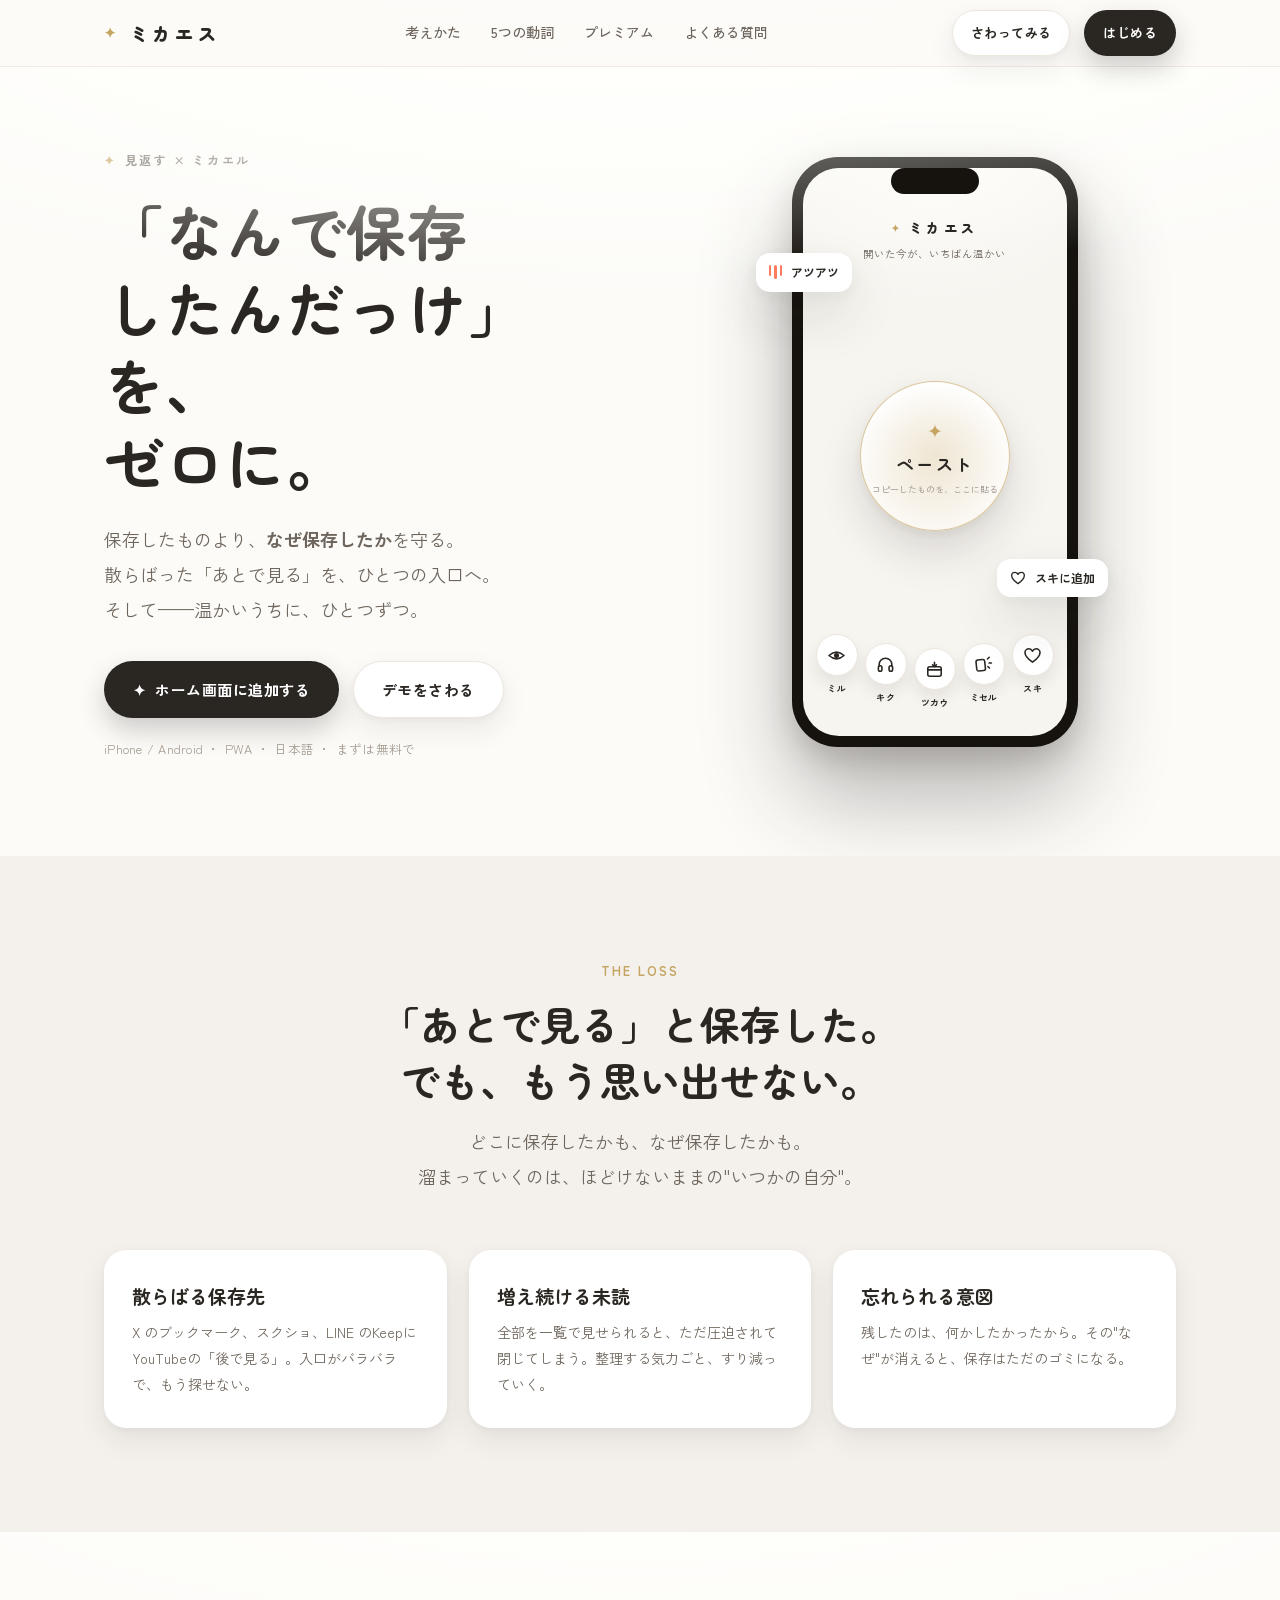
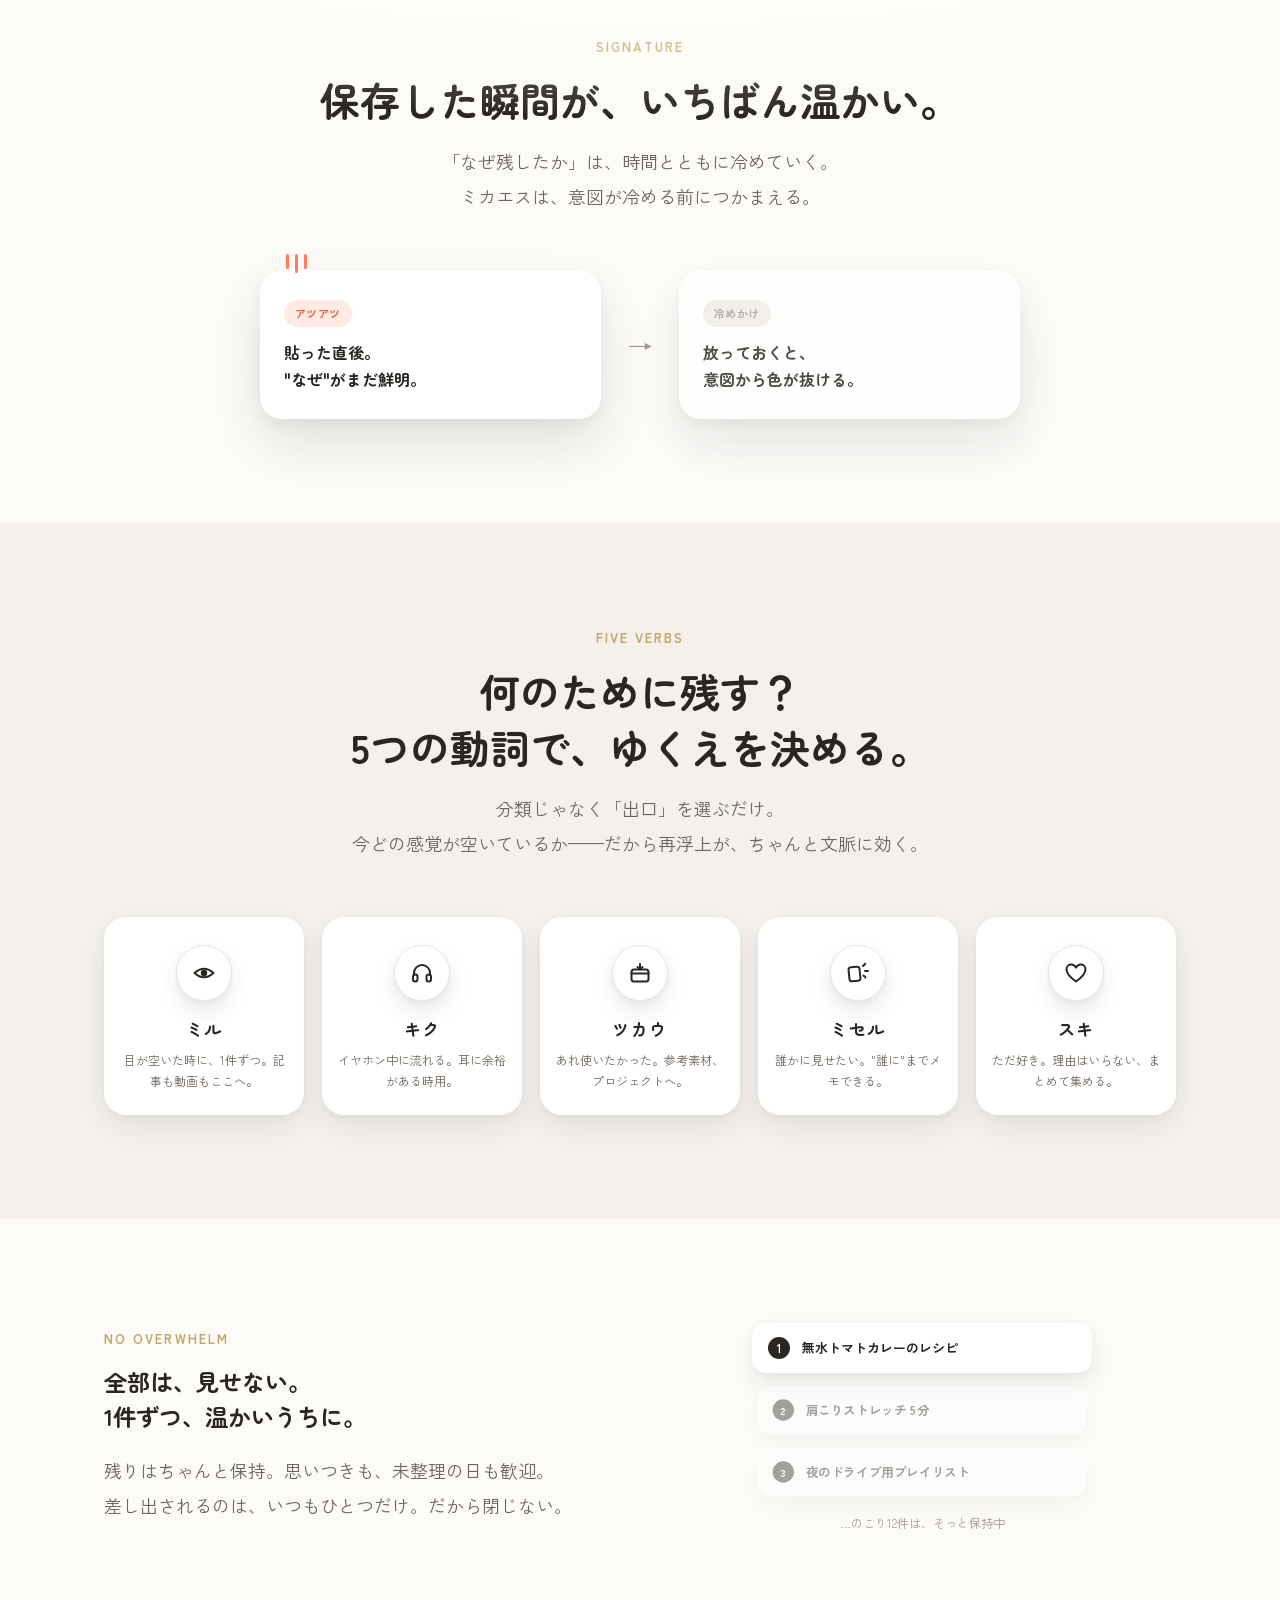
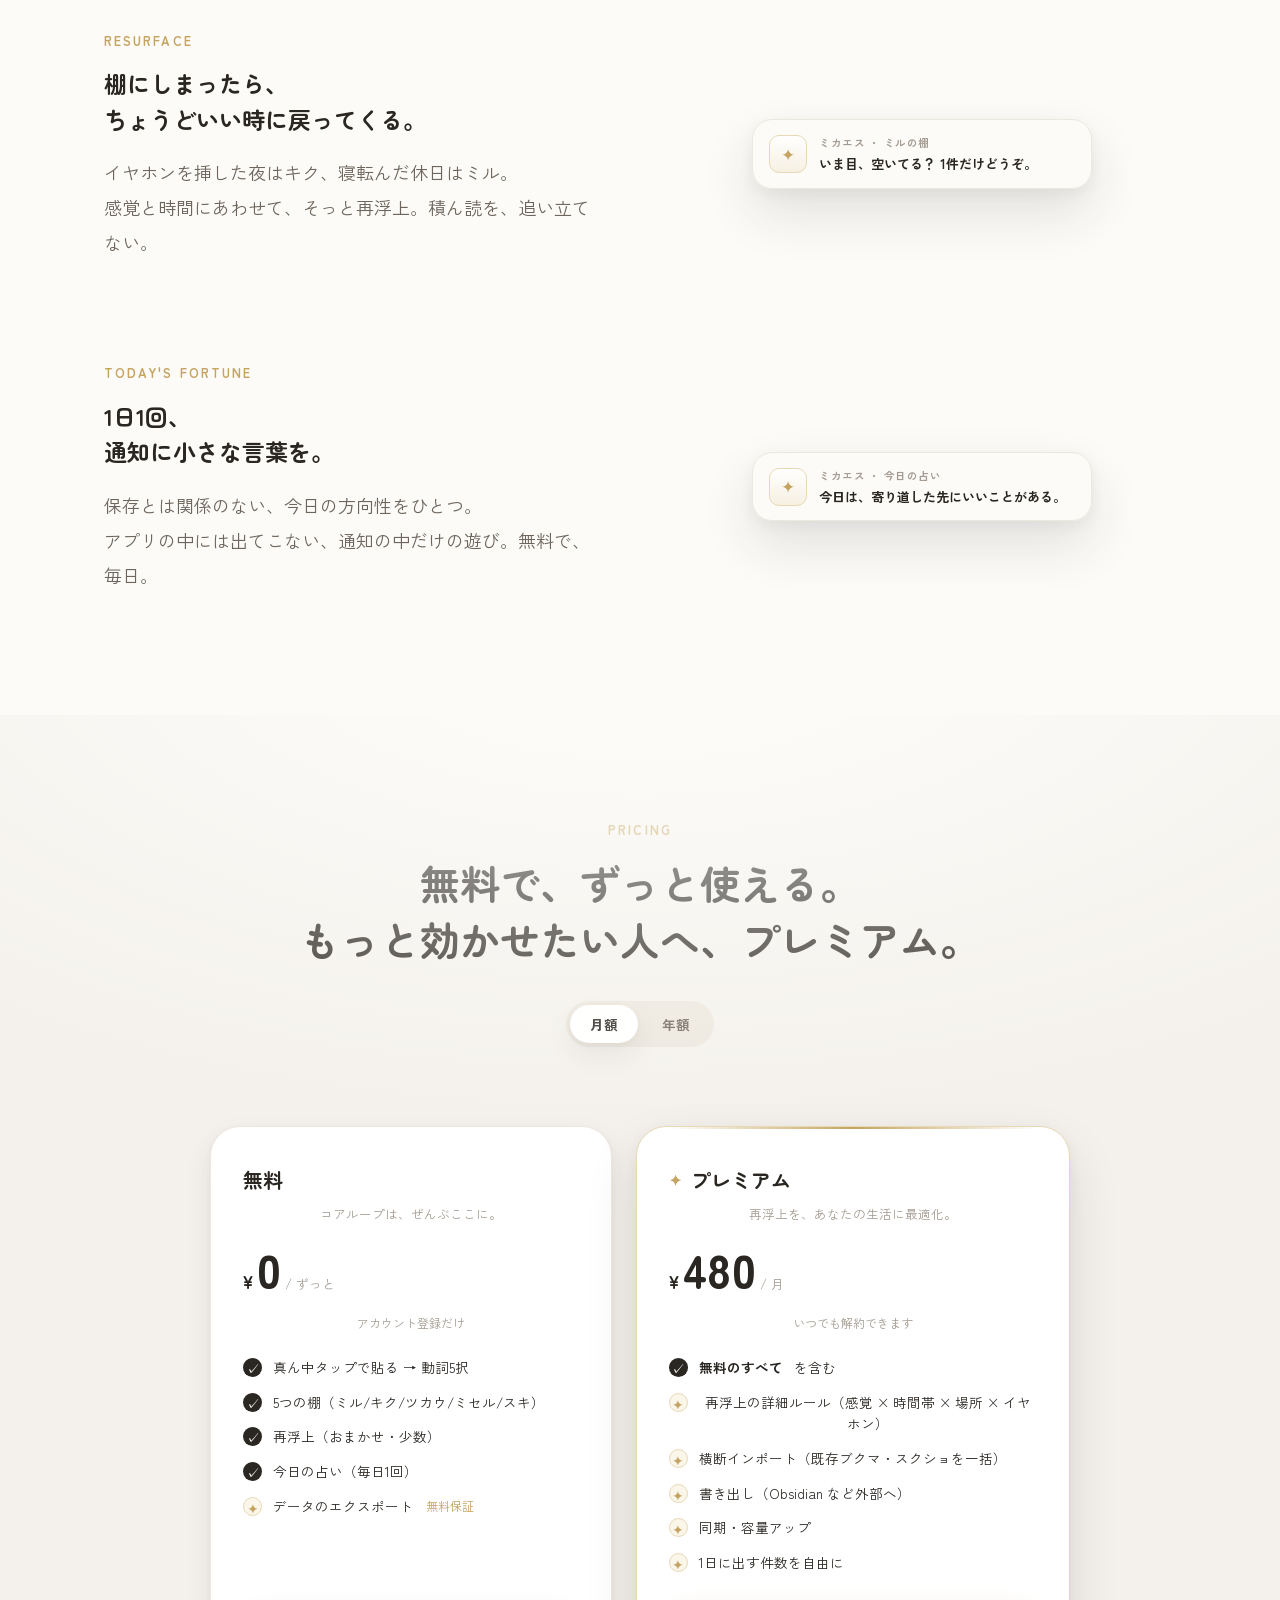
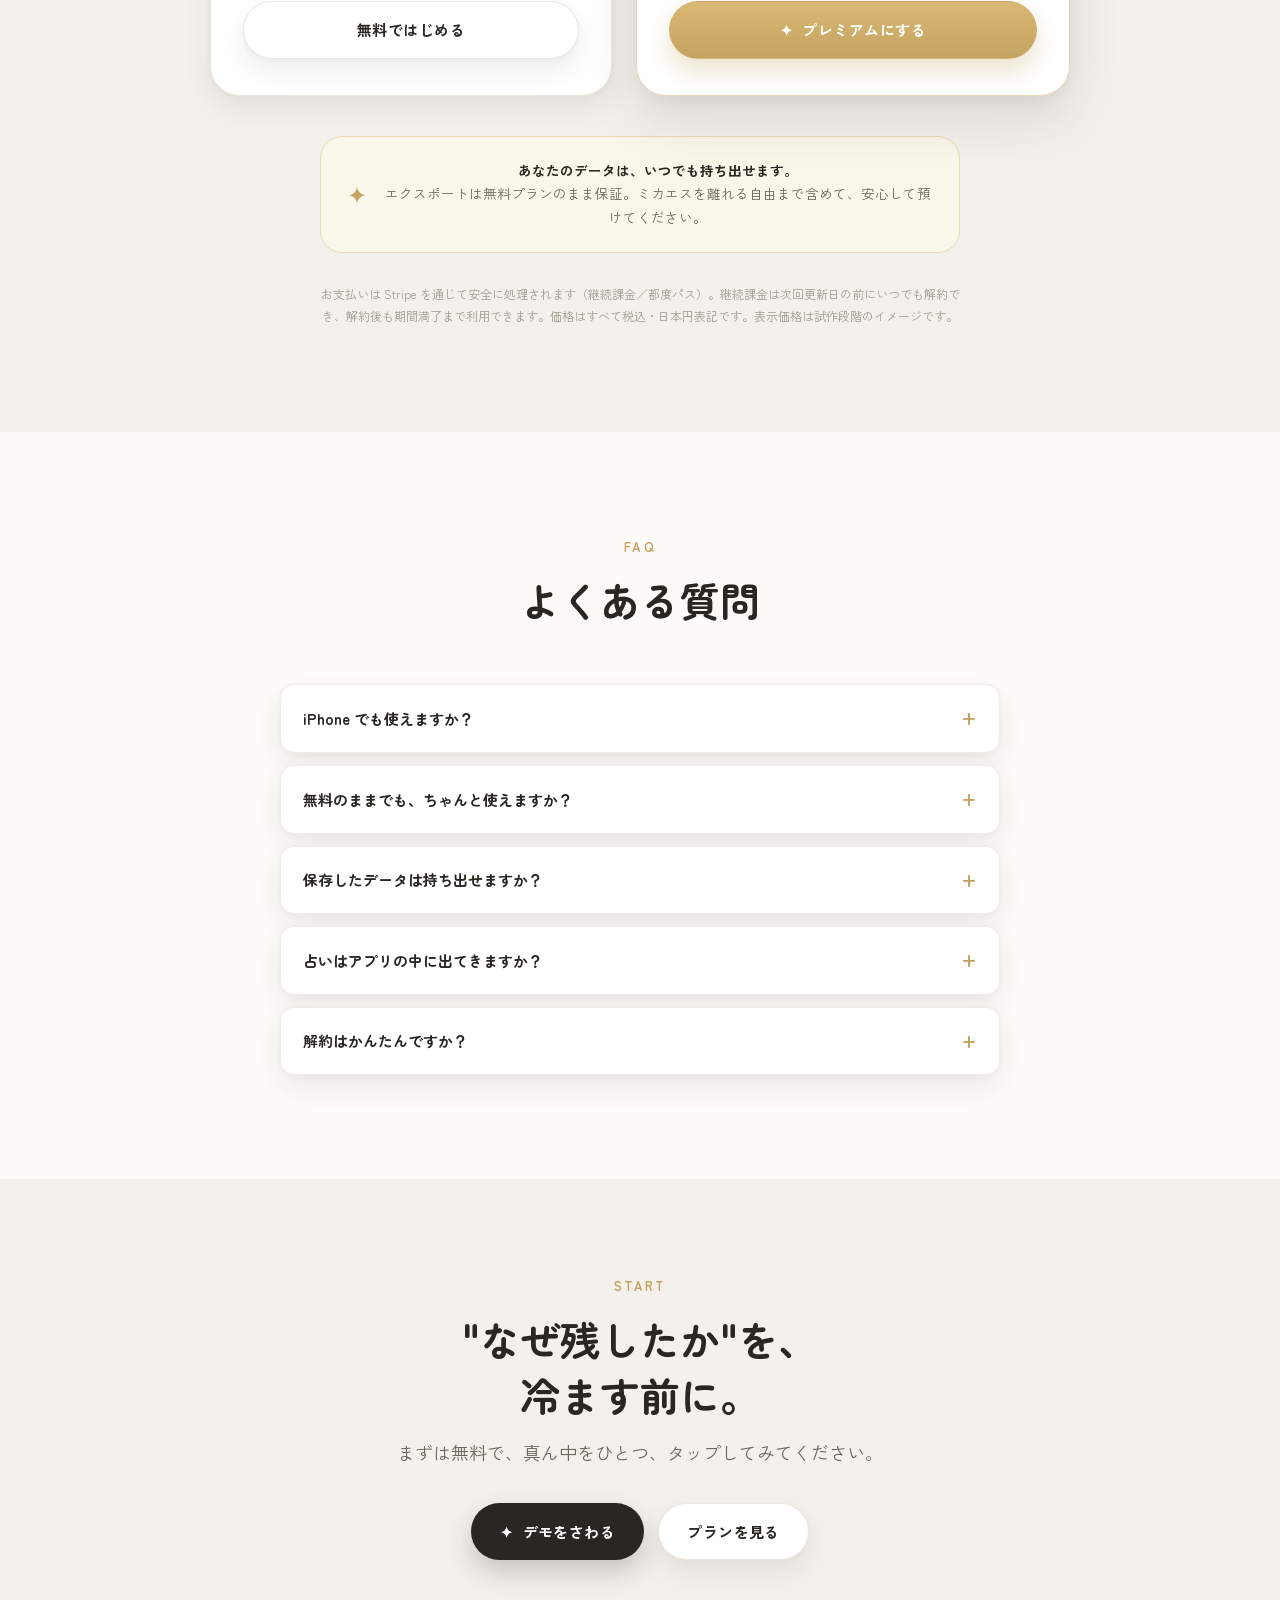
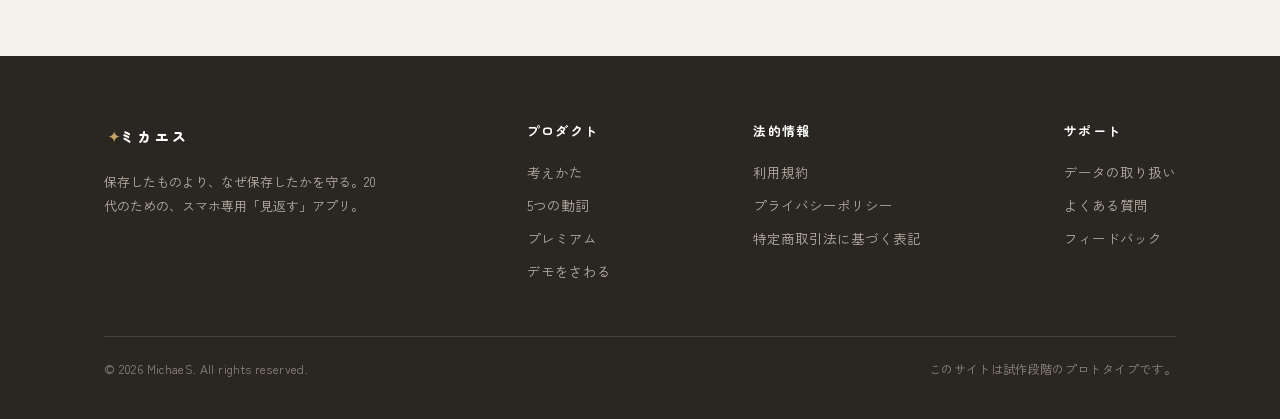
<file: LP.html>
<!DOCTYPE html>
<html lang="ja">
<head>
<meta charset="UTF-8">
<meta name="viewport" content="width=device-width, initial-scale=1.0">
<title>ミカエス — 「なんで保存したんだっけ」を、ゼロに。</title>
<meta name="description" content="保存したものより、なぜ保存したかを守る。温かいうちに、ひとつずつ。20代のためのスマホ専用「見返す」アプリ、ミカエス。">
<link rel="preconnect" href="https://fonts.googleapis.com">
<link rel="preconnect" href="https://fonts.gstatic.com" crossorigin>
<link href="https://fonts.googleapis.com/css2?family=Zen+Maru+Gothic:wght@500;700;900&family=Zen+Kaku+Gothic+New:wght@400;500;700&display=swap" rel="stylesheet">
<link rel="stylesheet" href="lp-styles.css">
<style>
  /* ── ヒーロー ─────────────────────────── */
  .hero { position: relative; padding: 78px 0 96px; overflow: hidden; background: var(--light); }
  .hero-grid { display: grid; grid-template-columns: 1.05fr .95fr; gap: 56px; align-items: center; }
  .hero-copy .lead { margin: 22px 0 34px; max-width: 30em; }
  .hero-cta { display: flex; gap: 14px; flex-wrap: wrap; }
  .hero-note { margin: 20px 0 0; font-size: 12.5px; color: var(--ink-soft); letter-spacing: .02em; }
  .hero-kicker { margin-bottom: 22px; }

  @media (max-width: 880px) {
    .hero-grid { grid-template-columns: 1fr; gap: 8px; text-align: center; }
    .hero-copy .lead { margin-inline: auto; }
    .hero-cta, .hero-kicker { justify-content: center; }
    .hero-phone { margin: 18px auto 0; }
  }

  /* ── 端末モック ───────────────────────── */
  .hero-phone {
    position: relative; width: 286px; height: 590px; margin: 0 auto;
    border-radius: 46px; background: #16130F; padding: 11px;
    box-shadow: 0 50px 90px rgba(42,38,34,.32), 0 12px 30px rgba(42,38,34,.18);
  }
  .phone-screen {
    position: relative; width: 100%; height: 100%; border-radius: 36px; overflow: hidden;
    background: #F7F5F0; display: flex; flex-direction: column;
  }
  .phone-screen::before {
    content: ""; position: absolute; inset: 0; pointer-events: none;
    background: radial-gradient(120% 52% at 50% -12%, rgba(255,255,252,.95), rgba(255,255,252,0) 70%);
  }
  .phone-notch { position: absolute; top: 11px; left: 50%; transform: translateX(-50%);
    width: 88px; height: 26px; background: #16130F; border-radius: 999px; z-index: 4; }
  .ph-top { text-align: center; padding: 44px 20px 0; position: relative; z-index: 2; }
  .ph-brand { font-family: var(--display); font-weight: 900; font-size: 13px; letter-spacing: .34em; text-indent: .34em;
    display: inline-flex; align-items: center; gap: 6px; }
  .ph-brand .star { color: var(--gold); font-size: 10px; letter-spacing: 0; text-indent: 0; }
  .ph-sub { margin-top: 6px; font-size: 10.5px; color: var(--ink-mid); }
  .ph-stage { flex: 1; display: grid; place-items: center; position: relative; z-index: 2; }
  .orb {
    position: relative; width: 150px; height: 150px; border-radius: 50%;
    border: 1px solid rgba(197,164,97,.6);
    background: linear-gradient(180deg, #FFFFFF, #FBF8F3);
    box-shadow: 0 22px 44px rgba(42,38,34,.14), 0 4px 10px rgba(42,38,34,.06);
    display: flex; flex-direction: column; align-items: center; justify-content: center; gap: 3px;
  }
  .orb::before {
    content: ""; position: absolute; inset: -28px; border-radius: 50%;
    background: radial-gradient(closest-side, rgba(197,164,97,.26), rgba(197,164,97,0) 72%);
    animation: halo 3.8s ease-in-out infinite;
  }
  @keyframes halo { 0%,100% { opacity:.7; transform: scale(.96);} 50% { opacity:1; transform: scale(1.05);} }
  .orb .star { color: var(--gold); font-size: 19px; position: relative; }
  .orb-label { font-family: var(--display); font-weight: 700; font-size: 17px; letter-spacing: .14em; text-indent: .14em; position: relative; }
  .orb-hint { font-size: 9px; color: var(--ink-soft); position: relative; }
  .ph-verbs { display: flex; gap: 7px; justify-content: center; align-items: flex-end; padding: 0 12px 26px; position: relative; z-index: 2; }
  .ph-verbs .v { display: flex; flex-direction: column; align-items: center; gap: 5px; }
  .ph-verbs .vc {
    width: 42px; height: 42px; border-radius: 50%; background: #fff; border: 1px solid var(--line);
    display: grid; place-items: center; color: var(--ink);
    box-shadow: 0 8px 16px rgba(42,38,34,.09);
  }
  .ph-verbs .vc .icon { width: 19px; height: 19px; }
  .ph-verbs .vl { font-size: 9px; font-weight: 700; letter-spacing: .04em; }
  .ph-verbs .v:nth-child(1), .ph-verbs .v:nth-child(5) { transform: translateY(-14px); }
  .ph-verbs .v:nth-child(2), .ph-verbs .v:nth-child(4) { transform: translateY(-5px); }

  .float-tag {
    position: absolute; z-index: 6; background: var(--card); border-radius: 14px;
    padding: 9px 13px; box-shadow: var(--shadow-card); display: flex; align-items: center; gap: 9px;
    font-size: 12px; font-weight: 700;
  }
  .float-tag.t1 { top: 96px; left: -36px; }
  .float-tag.t2 { bottom: 150px; right: -30px; }
  .float-tag .mini-steam { display: flex; gap: 3px; }
  .float-tag .mini-steam i { width: 2.5px; height: 11px; border-radius: 3px; background: var(--warm);
    animation: steam 1.6s ease-in-out infinite; }
  .float-tag .mini-steam i:nth-child(2){ animation-delay:.4s; height:14px; }
  .float-tag .mini-steam i:nth-child(3){ animation-delay:.8s; }
  @keyframes steam { 0%{transform:translateY(3px) scaleY(.6);opacity:0;} 40%{opacity:.9;} 100%{transform:translateY(-6px) scaleY(1.1);opacity:0;} }
  @media (max-width: 880px) { .float-tag.t1 { left: 0; } .float-tag.t2 { right: 0; } }

  /* ── 温度メタファー ───────────────────── */
  .temp-row { display: grid; grid-template-columns: 1fr auto 1fr; align-items: center; gap: 26px; max-width: 760px; margin: 0 auto; }
  .temp-card {
    background: var(--card); border-radius: var(--r-md); padding: 26px 24px; box-shadow: var(--shadow-card);
    position: relative; text-align: left;
  }
  .temp-card .tc-steam { position: absolute; top: -16px; left: 26px; display: flex; gap: 6px; }
  .temp-card .tc-steam i { width: 3px; height: 15px; border-radius: 3px; background: var(--warm); animation: steam 1.6s ease-in-out infinite; }
  .temp-card .tc-steam i:nth-child(2){animation-delay:.4s;height:19px;} .temp-card .tc-steam i:nth-child(3){animation-delay:.8s;}
  .temp-chip { display: inline-block; font-size: 11px; font-weight: 700; letter-spacing: .04em; padding: 4px 11px; border-radius: 999px; margin-top: 4px; }
  .temp-chip.hot { background: var(--warm-tint); color: var(--warm-deep); }
  .temp-chip.cool { background: #F0EDE7; color: var(--ink-soft); }
  .temp-card.cold { opacity: .82; }
  .temp-card .tt { font-family: var(--display); font-weight: 700; font-size: 16px; margin: 12px 0 0; }
  .temp-arrow { color: var(--ink-soft); font-size: 26px; }
  @media (max-width: 720px){ .temp-row { grid-template-columns: 1fr; } .temp-arrow { transform: rotate(90deg); justify-self:center; } }

  /* ── 動詞5択 ──────────────────────────── */
  .verbs-grid { display: grid; grid-template-columns: repeat(5, 1fr); gap: 18px; }
  .verb-card { text-align: center; background: var(--card); border-radius: var(--r-md); padding: 28px 16px 24px; box-shadow: var(--shadow-soft); }
  .verb-card .verb-circle { margin: 0 auto 14px; }
  .verb-card .vname { font-family: var(--display); font-weight: 700; font-size: 17px; letter-spacing: .08em; }
  .verb-card .vdesc { font-size: 12px; color: var(--ink-mid); margin: 6px 0 0; line-height: 1.7; }
  @media (max-width: 860px){ .verbs-grid { grid-template-columns: repeat(2, 1fr); } }
  @media (max-width: 460px){ .verbs-grid { grid-template-columns: 1fr; } }

  /* ── 横並び特長（左右交互） ────────────── */
  .feat { display: grid; grid-template-columns: 1fr 1fr; gap: 56px; align-items: center; }
  .feat + .feat { margin-top: 84px; }
  .feat.rev .feat-visual { order: 2; }
  .feat-copy .h-sub { margin-bottom: 14px; }
  .feat-visual { display: grid; place-items: center; }
  @media (max-width: 820px){ .feat, .feat.rev { grid-template-columns: 1fr; gap: 26px; } .feat.rev .feat-visual { order: 0; } }

  .stack-demo { width: 100%; max-width: 340px; display: flex; flex-direction: column; gap: 12px; }
  .stack-demo .si {
    background: var(--card); border-radius: var(--r-sm); padding: 14px 16px; box-shadow: var(--shadow-soft);
    display: flex; align-items: center; gap: 12px; font-size: 13px; font-weight: 700;
  }
  .stack-demo .si .num { width: 22px; height: 22px; border-radius: 50%; background: var(--ink); color: #fff; font-size: 11px; display: grid; place-items: center; flex: none; }
  .stack-demo .si.dim { opacity: .42; transform: scale(.97); }
  .stack-hidden { text-align: center; font-size: 12px; color: var(--ink-soft); margin-top: 4px; }

  .notif-demo {
    width: 100%; max-width: 340px; display: flex; align-items: center; gap: 12px;
    background: rgba(252,251,248,.96); border: 1px solid var(--line); border-radius: 20px; padding: 14px 16px;
    box-shadow: var(--shadow-card);
  }
  .notif-demo .ni { flex: none; width: 38px; height: 38px; border-radius: 10px; display: grid; place-items: center;
    background: linear-gradient(180deg,#fff,#F6F0E2); border: 1px solid var(--gold-soft); color: var(--gold); font-size: 17px; }
  .notif-demo .nt { font-size: 10.5px; font-weight: 700; color: var(--ink-soft); letter-spacing: .05em; }
  .notif-demo .nx { font-size: 13px; font-weight: 700; line-height: 1.5; margin-top: 2px; }

  /* ── プレミアム ───────────────────────── */
  .plan-toggle { display: inline-flex; background: var(--paper-deep); border-radius: 999px; padding: 4px; gap: 4px; margin: 0 auto 18px; }
  .plan-toggle button {
    border: none; background: none; font-family: var(--body); font-weight: 700; font-size: 13.5px;
    padding: 9px 20px; border-radius: 999px; cursor: pointer; color: var(--ink-mid); transition: all .18s ease;
  }
  .plan-toggle button.on { background: var(--card); color: var(--ink); box-shadow: var(--shadow-soft); }
  .save-note { font-size: 12px; color: var(--warm-deep); font-weight: 700; margin: 0 0 40px; }

  .plans { display: grid; grid-template-columns: 1fr 1.08fr; gap: 24px; max-width: 860px; margin: 0 auto; align-items: stretch; }
  .plan { background: var(--card); border-radius: var(--r-lg); padding: 36px 32px; box-shadow: var(--shadow-soft); display: flex; flex-direction: column; border: 1px solid var(--line); }
  .plan.prem { border: 1px solid var(--gold-soft); box-shadow: var(--shadow-card); position: relative; }
  .plan.prem::before {
    content: ""; position: absolute; top: 0; left: 32px; right: 32px; height: 2px; border-radius: 2px;
    background: linear-gradient(90deg, rgba(197,164,97,0), var(--gold) 50%, rgba(197,164,97,0));
  }
  .plan-name { font-family: var(--display); font-weight: 700; font-size: 20px; display: flex; align-items: center; gap: 9px; }
  .plan-name .star { color: var(--gold); font-size: 15px; }
  .plan-tag { font-size: 12.5px; color: var(--ink-soft); margin: 6px 0 22px; }
  .price { display: flex; align-items: baseline; gap: 4px; margin-bottom: 4px; }
  .price .yen { font-family: var(--display); font-weight: 700; font-size: 17px; }
  .price .amt { font-family: var(--display); font-weight: 900; font-size: 46px; line-height: 1; letter-spacing: .01em; }
  .price .per { font-size: 13px; color: var(--ink-soft); }
  .price-sub { font-size: 12px; color: var(--ink-soft); min-height: 18px; margin-bottom: 24px; }
  .plan ul { list-style: none; margin: 0 0 28px; padding: 0; display: flex; flex-direction: column; gap: 13px; flex: 1; }
  .plan li { display: flex; align-items: flex-start; gap: 11px; font-size: 13.5px; line-height: 1.6; }
  .plan li .ck { flex: none; width: 19px; height: 19px; border-radius: 50%; display: grid; place-items: center; margin-top: 1px; }
  .plan li .ck.y { background: var(--ink); color: #fff; }
  .plan li .ck.g { background: var(--gold-tint); color: var(--gold); border: 1px solid var(--gold-soft); }
  .plan li .ck.lock { background: #F1ECE3; color: var(--ink-soft); }
  .plan li.off { color: var(--ink-soft); }
  .plan li .free-star { color: var(--gold); font-size: 12px; margin-left: 2px; }
  @media (max-width: 760px){ .plans { grid-template-columns: 1fr; } }

  .pay-note { max-width: 640px; margin: 30px auto 0; text-align: center; font-size: 12px; color: var(--ink-soft); line-height: 1.9; }
  .guarantee {
    max-width: 640px; margin: 40px auto 0; background: var(--gold-tint); border: 1px solid var(--gold-soft);
    border-radius: var(--r-md); padding: 22px 26px; display: flex; align-items: center; gap: 16px;
  }
  .guarantee .gstar { font-size: 24px; color: var(--gold); flex: none; }
  .guarantee p { margin: 0; font-size: 13.5px; color: var(--ink-mid); line-height: 1.75; }
  .guarantee b { color: var(--ink); font-weight: 700; }

  /* ── CTAバンド ───────────────────────── */
  .cta-band { text-align: center; padding: 96px 0; }
  .cta-band .h-sec { margin-bottom: 12px; }
  .cta-band .lead { margin: 0 auto 32px; max-width: 30em; }

  /* ── FAQ ─────────────────────────────── */
  .faq { max-width: 720px; margin: 0 auto; display: flex; flex-direction: column; gap: 12px; }
  .faq details { background: var(--card); border-radius: var(--r-sm); box-shadow: var(--shadow-soft); border: 1px solid var(--line-soft); }
  .faq summary { list-style: none; cursor: pointer; padding: 18px 22px; font-family: var(--display); font-weight: 700; font-size: 15px; display: flex; justify-content: space-between; align-items: center; gap: 12px; }
  .faq summary::-webkit-details-marker { display: none; }
  .faq summary .pm { color: var(--gold); font-size: 18px; transition: transform .2s ease; flex: none; }
  .faq details[open] summary .pm { transform: rotate(45deg); }
  .faq .fa { padding: 0 22px 20px; font-size: 13.5px; color: var(--ink-mid); line-height: 1.9; }
</style>
</head>
<body>

<!-- 動詞アイコン スプライト -->
<svg width="0" height="0" style="position:absolute" aria-hidden="true">
  <symbol id="v-miru" viewBox="0 0 24 24" fill="none" stroke="currentColor" stroke-width="2" stroke-linecap="round" stroke-linejoin="round">
    <path d="M2.5 12 Q12 3.5 21.5 12 Q12 20.5 2.5 12 Z"></path><circle cx="12" cy="12" r="3.2" fill="currentColor" stroke="none"></circle>
  </symbol>
  <symbol id="v-kiku" viewBox="0 0 24 24" fill="none" stroke="currentColor" stroke-width="2" stroke-linecap="round" stroke-linejoin="round">
    <path d="M4 14 v-2 a8 8 0 0 1 16 0 v2"></path><rect x="3" y="13.5" width="4.5" height="7" rx="2.2"></rect><rect x="16.5" y="13.5" width="4.5" height="7" rx="2.2"></rect>
  </symbol>
  <symbol id="v-tsukau" viewBox="0 0 24 24" fill="none" stroke="currentColor" stroke-width="2" stroke-linecap="round" stroke-linejoin="round">
    <rect x="3.5" y="8.5" width="17" height="12" rx="2.5"></rect><path d="M3.5 12.5 h17"></path><path d="M12 3 v5.5 M9.5 6 L12 8.5 L14.5 6"></path>
  </symbol>
  <symbol id="v-miseru" viewBox="0 0 24 24" fill="none" stroke="currentColor" stroke-width="2" stroke-linecap="round" stroke-linejoin="round">
    <rect x="3" y="6" width="11" height="14" rx="2.5" transform="rotate(-6 8.5 13)"></rect><path d="M17 5 l2.2-2.2 M19 10 h3 M17.5 14.5 l2 2"></path>
  </symbol>
  <symbol id="v-suki" viewBox="0 0 24 24" fill="none" stroke="currentColor" stroke-width="2" stroke-linecap="round" stroke-linejoin="round">
    <path d="M12 20.5 C5 15.5 2.5 11.5 2.5 8.2 C2.5 5.2 5 3.5 7.4 3.5 C9.4 3.5 11 4.7 12 6.6 C13 4.7 14.6 3.5 16.6 3.5 C19 3.5 21.5 5.2 21.5 8.2 C21.5 11.5 19 15.5 12 20.5 Z"></path>
  </symbol>
</svg>

<!-- ナビ -->
<nav class="nav">
  <div class="wrap nav-inner">
    <a href="#top" class="brand"><span class="star">✦</span>ミカエス</a>
    <div class="nav-links">
      <a href="#feature">考えかた</a>
      <a href="#verbs">5つの動詞</a>
      <a href="#premium">プレミアム</a>
      <a href="#faq">よくある質問</a>
    </div>
    <div class="nav-cta">
      <a href="index.html" class="btn btn--ghost btn--sm">さわってみる</a>
      <a href="#premium" class="btn btn--ink btn--sm">はじめる</a>
    </div>
  </div>
</nav>

<!-- ヒーロー -->
<header class="hero beam-top" id="top">
  <div class="wrap hero-grid">
    <div class="hero-copy">
      <div class="kicker hero-kicker"><span class="star">✦</span>見返す × ミカエル</div>
      <h1 class="h-hero">「なんで保存<br>したんだっけ」を、<br>ゼロに。</h1>
      <p class="lead">保存したものより、<b>なぜ保存したか</b>を守る。<br>散らばった「あとで見る」を、ひとつの入口へ。<br>そして——温かいうちに、ひとつずつ。</p>
      <div class="hero-cta">
        <a href="#premium" class="btn btn--ink"><span class="star">✦</span>ホーム画面に追加する</a>
        <a href="index.html" class="btn btn--ghost">デモをさわる</a>
      </div>
      <p class="hero-note">iPhone / Android ・ PWA ・ 日本語 ・ まずは無料で</p>
    </div>

    <div class="hero-visual">
      <div class="hero-phone">
        <div class="phone-notch"></div>
        <div class="phone-screen">
          <div class="ph-top">
            <div class="ph-brand"><span class="star">✦</span>ミカエス</div>
            <div class="ph-sub">開いた今が、いちばん温かい</div>
          </div>
          <div class="ph-stage">
            <div class="orb">
              <span class="star">✦</span>
              <span class="orb-label">ペースト</span>
              <span class="orb-hint">コピーしたものを、ここに貼る</span>
            </div>
          </div>
          <div class="ph-verbs">
            <div class="v"><span class="vc"><svg class="icon"><use href="#v-miru"></use></svg></span><span class="vl">ミル</span></div>
            <div class="v"><span class="vc"><svg class="icon"><use href="#v-kiku"></use></svg></span><span class="vl">キク</span></div>
            <div class="v"><span class="vc"><svg class="icon"><use href="#v-tsukau"></use></svg></span><span class="vl">ツカウ</span></div>
            <div class="v"><span class="vc"><svg class="icon"><use href="#v-miseru"></use></svg></span><span class="vl">ミセル</span></div>
            <div class="v"><span class="vc"><svg class="icon"><use href="#v-suki"></use></svg></span><span class="vl">スキ</span></div>
          </div>
        </div>
        <div class="float-tag t1"><span class="mini-steam"><i></i><i></i><i></i></span>アツアツ</div>
        <div class="float-tag t2"><svg class="icon" style="width:16px;height:16px;color:var(--ink)"><use href="#v-suki"></use></svg>スキに追加</div>
      </div>
    </div>
  </div>
</header>

<!-- 問題提起 -->
<section class="band band--paper" id="problem">
  <div class="wrap">
    <div class="sec-head reveal">
      <p class="eyebrow">THE LOSS</p>
      <h2 class="h-sec">「あとで見る」と保存した。<br>でも、もう思い出せない。</h2>
      <p class="lead">どこに保存したかも、なぜ保存したかも。<br>溜まっていくのは、ほどけないままの"いつかの自分"。</p>
    </div>
    <div class="grid g-3">
      <div class="card reveal"><h3>散らばる保存先</h3><p>X のブックマーク、スクショ、LINE のKeepにYouTubeの「後で見る」。入口がバラバラで、もう探せない。</p></div>
      <div class="card reveal"><h3>増え続ける未読</h3><p>全部を一覧で見せられると、ただ圧迫されて閉じてしまう。整理する気力ごと、すり減っていく。</p></div>
      <div class="card reveal"><h3>忘れられる意図</h3><p>残したのは、何かしたかったから。その"なぜ"が消えると、保存はただのゴミになる。</p></div>
    </div>
  </div>
</section>

<!-- 温度メタファー -->
<section class="band band--light beam-top" id="temperature">
  <div class="wrap">
    <div class="sec-head reveal">
      <p class="eyebrow">SIGNATURE</p>
      <h2 class="h-sec">保存した瞬間が、いちばん温かい。</h2>
      <p class="lead">「なぜ残したか」は、時間とともに冷めていく。<br>ミカエスは、意図が冷める前につかまえる。</p>
    </div>
    <div class="temp-row reveal">
      <div class="temp-card">
        <span class="tc-steam"><i></i><i></i><i></i></span>
        <span class="temp-chip hot">アツアツ</span>
        <p class="tt">貼った直後。<br>"なぜ"がまだ鮮明。</p>
      </div>
      <div class="temp-arrow">→</div>
      <div class="temp-card cold">
        <span class="temp-chip cool">冷めかけ</span>
        <p class="tt">放っておくと、<br>意図から色が抜ける。</p>
      </div>
    </div>
  </div>
</section>

<!-- 動詞5択 -->
<section class="band band--paper" id="verbs">
  <div class="wrap">
    <div class="sec-head reveal">
      <p class="eyebrow">FIVE VERBS</p>
      <h2 class="h-sec">何のために残す？<br>5つの動詞で、ゆくえを決める。</h2>
      <p class="lead">分類じゃなく「出口」を選ぶだけ。<br>今どの感覚が空いているか——だから再浮上が、ちゃんと文脈に効く。</p>
    </div>
    <div class="verbs-grid reveal">
      <div class="verb-card"><span class="verb-circle"><svg class="icon"><use href="#v-miru"></use></svg></span><div class="vname">ミル</div><p class="vdesc">目が空いた時に、1件ずつ。記事も動画もここへ。</p></div>
      <div class="verb-card"><span class="verb-circle"><svg class="icon"><use href="#v-kiku"></use></svg></span><div class="vname">キク</div><p class="vdesc">イヤホン中に流れる。耳に余裕がある時用。</p></div>
      <div class="verb-card"><span class="verb-circle"><svg class="icon"><use href="#v-tsukau"></use></svg></span><div class="vname">ツカウ</div><p class="vdesc">あれ使いたかった。参考素材、プロジェクトへ。</p></div>
      <div class="verb-card"><span class="verb-circle"><svg class="icon"><use href="#v-miseru"></use></svg></span><div class="vname">ミセル</div><p class="vdesc">誰かに見せたい。"誰に"までメモできる。</p></div>
      <div class="verb-card"><span class="verb-circle"><svg class="icon"><use href="#v-suki"></use></svg></span><div class="vname">スキ</div><p class="vdesc">ただ好き。理由はいらない、まとめて集める。</p></div>
    </div>
  </div>
</section>

<!-- 特長（1件ずつ / 再浮上 / 占い） -->
<section class="band band--light" id="feature">
  <div class="wrap">
    <div class="feat reveal">
      <div class="feat-copy">
        <p class="eyebrow">NO OVERWHELM</p>
        <h3 class="h-sub">全部は、見せない。<br>1件ずつ、温かいうちに。</h3>
        <p class="lead">残りはちゃんと保持。思いつきも、未整理の日も歓迎。<br>差し出されるのは、いつもひとつだけ。だから閉じない。</p>
      </div>
      <div class="feat-visual">
        <div class="stack-demo">
          <div class="si"><span class="num">1</span>無水トマトカレーのレシピ</div>
          <div class="si dim"><span class="num">2</span>肩こりストレッチ 5分</div>
          <div class="si dim"><span class="num">3</span>夜のドライブ用プレイリスト</div>
          <p class="stack-hidden">…のこり12件は、そっと保持中</p>
        </div>
      </div>
    </div>

    <div class="feat rev reveal">
      <div class="feat-visual">
        <div class="notif-demo">
          <span class="ni">✦</span>
          <div><div class="nt">ミカエス ・ ミルの棚</div><div class="nx">いま目、空いてる？ 1件だけどうぞ。</div></div>
        </div>
      </div>
      <div class="feat-copy">
        <p class="eyebrow">RESURFACE</p>
        <h3 class="h-sub">棚にしまったら、<br>ちょうどいい時に戻ってくる。</h3>
        <p class="lead">イヤホンを挿した夜はキク、寝転んだ休日はミル。<br>感覚と時間にあわせて、そっと再浮上。積ん読を、追い立てない。</p>
      </div>
    </div>

    <div class="feat reveal">
      <div class="feat-copy">
        <p class="eyebrow">TODAY'S FORTUNE</p>
        <h3 class="h-sub">1日1回、<br>通知に小さな言葉を。</h3>
        <p class="lead">保存とは関係のない、今日の方向性をひとつ。<br>アプリの中には出てこない、通知の中だけの遊び。無料で、毎日。</p>
      </div>
      <div class="feat-visual">
        <div class="notif-demo">
          <span class="ni">✦</span>
          <div><div class="nt">ミカエス ・ 今日の占い</div><div class="nx">今日は、寄り道した先にいいことがある。</div></div>
        </div>
      </div>
    </div>
  </div>
</section>

<!-- プレミアム -->
<section class="band band--paper beam-top" id="premium">
  <div class="wrap center">
    <p class="eyebrow">PRICING</p>
    <h2 class="h-sec reveal">無料で、ずっと使える。<br>もっと効かせたい人へ、プレミアム。</h2>
    <div style="height:34px"></div>
    <div class="plan-toggle" role="tablist">
      <button id="tg-month" class="on" onclick="setPlan('month')">月額</button>
      <button id="tg-year" onclick="setPlan('year')">年額</button>
    </div>
    <p class="save-note" id="save-note">&nbsp;</p>

    <div class="plans reveal">
      <div class="plan">
        <div class="plan-name">無料</div>
        <p class="plan-tag">コアループは、ぜんぶここに。</p>
        <div class="price"><span class="yen">¥</span><span class="amt">0</span><span class="per">/ ずっと</span></div>
        <p class="price-sub">アカウント登録だけ</p>
        <ul>
          <li><span class="ck y">✓</span>真ん中タップで貼る → 動詞5択</li>
          <li><span class="ck y">✓</span>5つの棚（ミル/キク/ツカウ/ミセル/スキ）</li>
          <li><span class="ck y">✓</span>再浮上（おまかせ・少数）</li>
          <li><span class="ck y">✓</span>今日の占い（毎日1回）</li>
          <li><span class="ck g">✦</span>データのエクスポート<span class="free-star">無料保証</span></li>
        </ul>
        <a href="index.html" class="btn btn--ghost">無料ではじめる</a>
      </div>

      <div class="plan prem">
        <div class="plan-name"><span class="star">✦</span>プレミアム</div>
        <p class="plan-tag">再浮上を、あなたの生活に最適化。</p>
        <div class="price"><span class="yen">¥</span><span class="amt" id="price-amt">480</span><span class="per" id="price-per">/ 月</span></div>
        <p class="price-sub" id="price-sub">いつでも解約できます</p>
        <ul>
          <li><span class="ck y">✓</span><b>無料のすべて</b>を含む</li>
          <li><span class="ck g">✦</span>再浮上の詳細ルール（感覚 × 時間帯 × 場所 × イヤホン）</li>
          <li><span class="ck g">✦</span>横断インポート（既存ブクマ・スクショを一括）</li>
          <li><span class="ck g">✦</span>書き出し（Obsidian など外部へ）</li>
          <li><span class="ck g">✦</span>同期・容量アップ</li>
          <li><span class="ck g">✦</span>1日に出す件数を自由に</li>
        </ul>
        <a href="index.html?upgrade=1" class="btn btn--gold"><span class="star">✦</span>プレミアムにする</a>
      </div>
    </div>

    <div class="guarantee reveal">
      <span class="gstar">✦</span>
      <p><b>あなたのデータは、いつでも持ち出せます。</b><br>エクスポートは無料プランのまま保証。ミカエスを離れる自由まで含めて、安心して預けてください。</p>
    </div>
    <p class="pay-note">お支払いは Stripe を通じて安全に処理されます（継続課金／都度パス）。継続課金は次回更新日の前にいつでも解約でき、解約後も期間満了まで利用できます。価格はすべて税込・日本円表記です。表示価格は試作段階のイメージです。</p>
  </div>
</section>

<!-- FAQ -->
<section class="band band--light" id="faq">
  <div class="wrap">
    <div class="sec-head reveal">
      <p class="eyebrow">FAQ</p>
      <h2 class="h-sec">よくある質問</h2>
    </div>
    <div class="faq reveal">
      <details><summary>iPhone でも使えますか？<span class="pm">+</span></summary><div class="fa">はい。ミカエスは PWA（ホーム画面に追加して使うWebアプリ）です。iPhone では共有シートからの保存ができないため、コピー → ミカエスを開く → 真ん中の「ペースト」を押す、という"いま貼る"の流れになります。Android では共有ボタンからも直接送れます。</div></details>
      <details><summary>無料のままでも、ちゃんと使えますか？<span class="pm">+</span></summary><div class="fa">使えます。貼る → 動詞で仕分ける → 棚から見返す、というコアループはすべて無料です。再浮上も「おまかせ（少数）」で動きます。プレミアムは、その再浮上を生活リズムに細かく合わせたい人や、既存の大量の保存を取り込みたい人のためのものです。</div></details>
      <details><summary>保存したデータは持ち出せますか？<span class="pm">+</span></summary><div class="fa">はい。データのエクスポートは無料プランのまま保証しています。いつでも自分のデータを書き出して持ち出せます。これはミカエスを信頼してもらうための約束です。</div></details>
      <details><summary>占いはアプリの中に出てきますか？<span class="pm">+</span></summary><div class="fa">いいえ。今日の占いは1日1回、プッシュ通知の中だけに届きます。保存物とも無関係で、アプリ本体の体験を邪魔しません。設定からいつでもオフにできます。</div></details>
      <details><summary>解約はかんたんですか？<span class="pm">+</span></summary><div class="fa">継続課金は、設定画面または Stripe の管理画面から次回更新日の前にいつでも解約できます。解約しても、契約期間が終わるまではプレミアム機能を使えます。</div></details>
    </div>
  </div>
</section>

<!-- CTAバンド -->
<section class="band--paper cta-band beam-top">
  <div class="wrap">
    <p class="eyebrow">START</p>
    <h2 class="h-sec">"なぜ残したか"を、<br>冷ます前に。</h2>
    <p class="lead">まずは無料で、真ん中をひとつ、タップしてみてください。</p>
    <div class="hero-cta" style="justify-content:center">
      <a href="index.html" class="btn btn--ink"><span class="star">✦</span>デモをさわる</a>
      <a href="#premium" class="btn btn--ghost">プランを見る</a>
    </div>
  </div>
</section>

<!-- フッター -->
<footer class="footer">
  <div class="wrap">
    <div class="footer-grid">
      <div class="footer-col" style="max-width:280px">
        <a href="#top" class="brand"><span class="star">✦</span>ミカエス</a>
        <p style="font-size:13px;color:#B6AFA4;line-height:1.85;margin:16px 0 0">保存したものより、なぜ保存したかを守る。20代のための、スマホ専用「見返す」アプリ。</p>
      </div>
      <div class="footer-col">
        <h4>プロダクト</h4>
        <a href="#feature">考えかた</a>
        <a href="#verbs">5つの動詞</a>
        <a href="#premium">プレミアム</a>
        <a href="index.html">デモをさわる</a>
      </div>
      <div class="footer-col">
        <h4>法的情報</h4>
        <a href="rule.html#terms">利用規約</a>
        <a href="rule.html#privacy">プライバシーポリシー</a>
        <a href="rule.html#tokushoho">特定商取引法に基づく表記</a>
      </div>
      <div class="footer-col">
        <h4>サポート</h4>
        <a href="rule.html#privacy">データの取り扱い</a>
        <a href="#faq">よくある質問</a>
        <a href="#">フィードバック</a>
      </div>
    </div>
    <div class="footer-bottom">
      <span>© 2026 MichaeS. All rights reserved.</span>
      <span>このサイトは試作段階のプロトタイプです。</span>
    </div>
  </div>
</footer>

<script>
  // 料金トグル
  var PRICES = {
    month: { amt: '480', per: '/ 月', sub: 'いつでも解約できます', note: '\u00A0' },
    year:  { amt: '4,800', per: '/ 年', sub: '月あたり ¥400 ・ いつでも解約', note: '2ヶ月分おトク（月額換算 ¥400）' }
  };
  function setPlan(p) {
    var d = PRICES[p];
    document.getElementById('price-amt').textContent = d.amt;
    document.getElementById('price-per').textContent = d.per;
    document.getElementById('price-sub').textContent = d.sub;
    document.getElementById('save-note').innerHTML = d.note;
    document.getElementById('tg-month').classList.toggle('on', p === 'month');
    document.getElementById('tg-year').classList.toggle('on', p === 'year');
  }

  // スクロール出現（JSが動く時だけ隠す。IOが発火しない環境でも保険で可視化）
  document.documentElement.classList.add('js-anim');
  var reveals = document.querySelectorAll('.reveal');
  var io = new IntersectionObserver(function(entries){
    entries.forEach(function(e){ if(e.isIntersecting){ e.target.classList.add('in'); io.unobserve(e.target); } });
  }, { threshold: .14 });
  reveals.forEach(function(el){ io.observe(el); });
  // フォールバック：3秒後に未出現のものは強制表示
  setTimeout(function(){ reveals.forEach(function(el){ el.classList.add('in'); }); }, 3000);
</script>
</body>
</html>
</file>
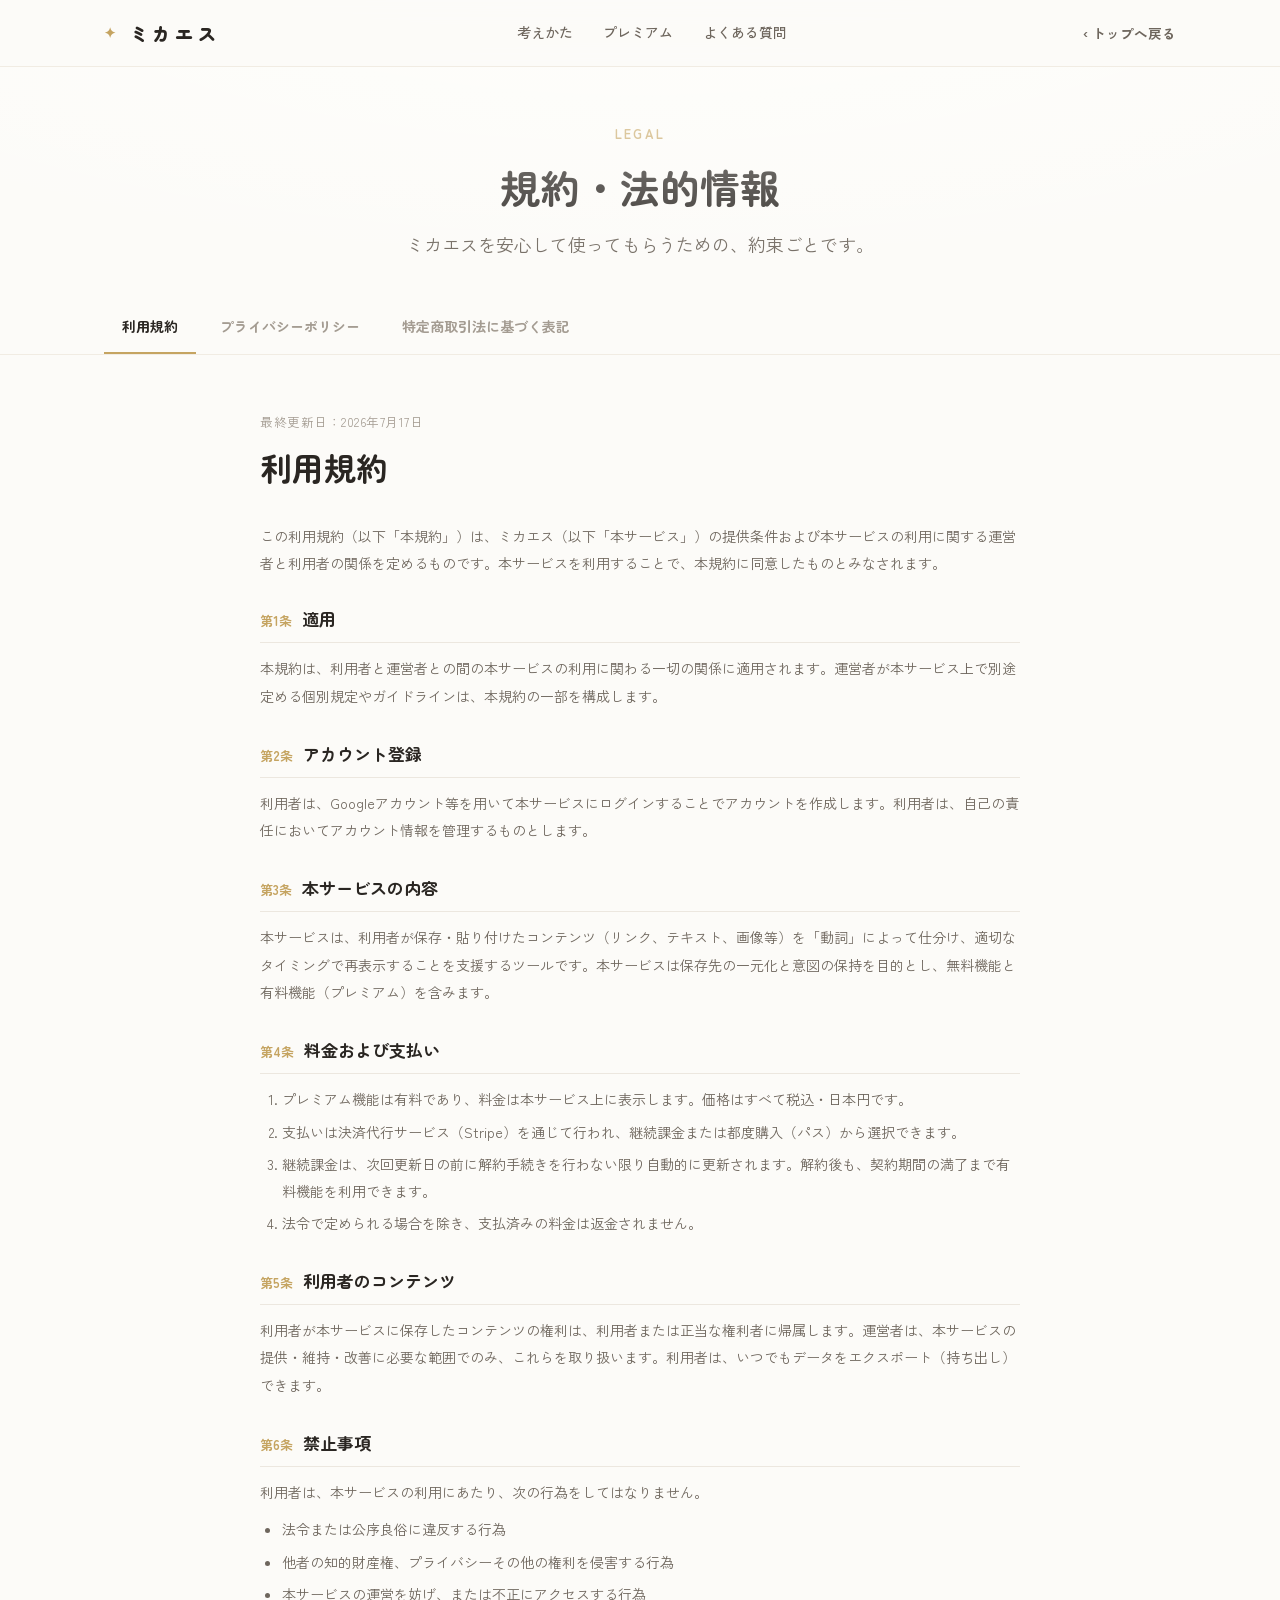
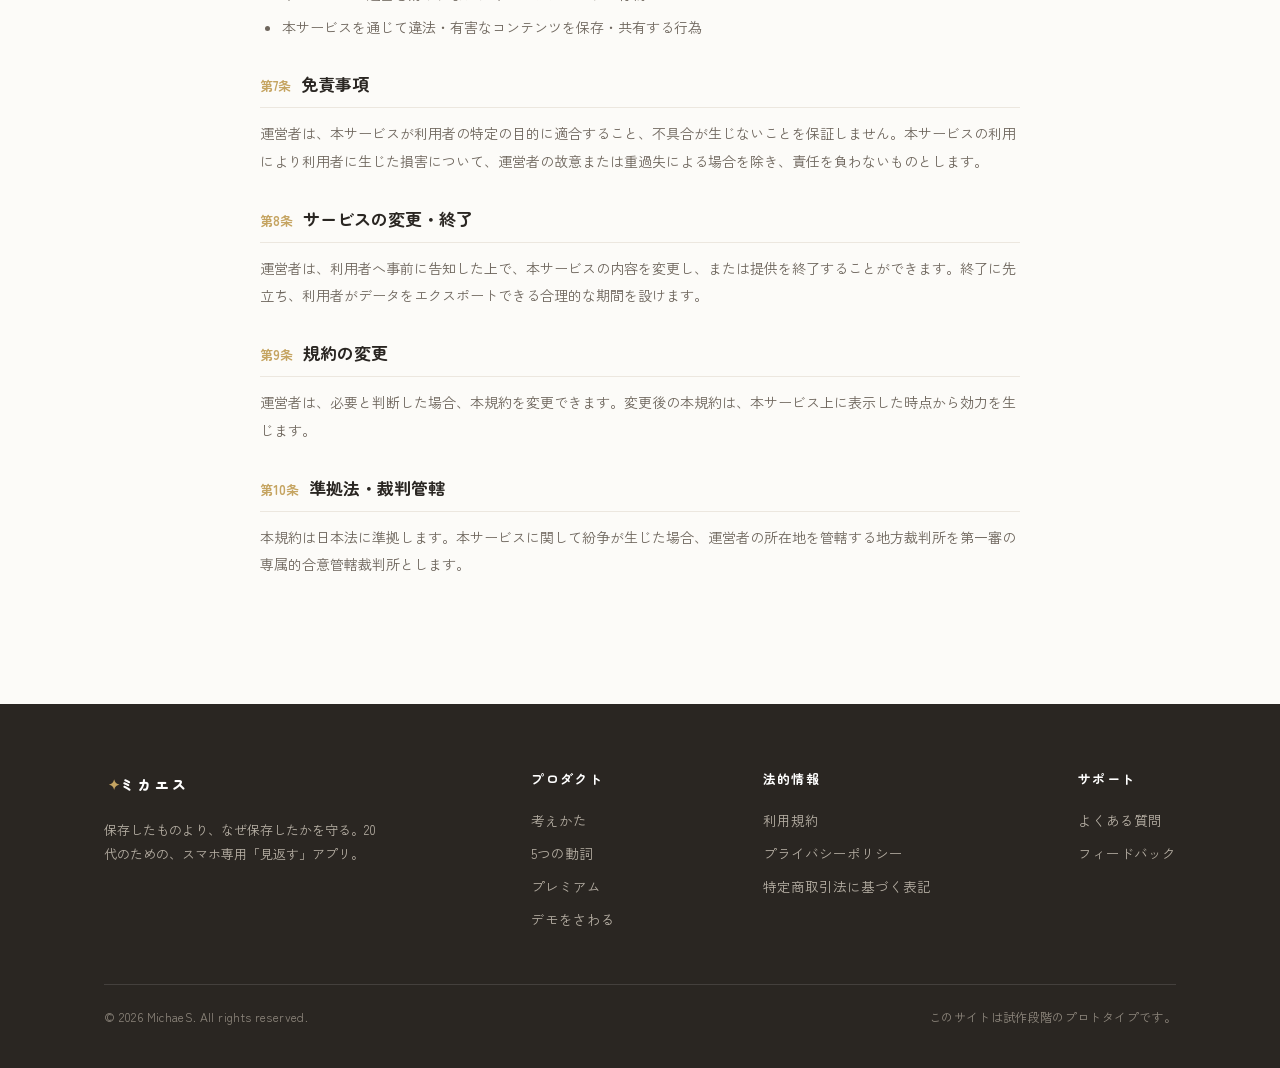
<file: rule.html>
<!DOCTYPE html>
<html lang="ja">
<head>
<meta charset="UTF-8">
<meta name="viewport" content="width=device-width, initial-scale=1.0">
<title>ミカエス — 規約・法的情報</title>
<meta name="description" content="ミカエスの利用規約、プライバシーポリシー、特定商取引法に基づく表記。">
<link rel="preconnect" href="https://fonts.googleapis.com">
<link rel="preconnect" href="https://fonts.gstatic.com" crossorigin>
<link href="https://fonts.googleapis.com/css2?family=Zen+Maru+Gothic:wght@500;700;900&family=Zen+Kaku+Gothic+New:wght@400;500;700&display=swap" rel="stylesheet">
<link rel="stylesheet" href="lp-styles.css">
<style>
  .legal-head { padding: 56px 0 0; background: var(--light); }
  .legal-head .h-sec { margin-top: 14px; }
  .legal-head .lead { margin-top: 12px; }


  /* タブ */
  .legal-tabs {
    position: sticky; top: 66px; z-index: 40; background: rgba(252,251,248,.9);
    backdrop-filter: blur(12px); border-bottom: 1px solid var(--line-soft); margin-top: 36px;
  }
  .legal-tabs .wrap { display: flex; gap: 6px; overflow-x: auto; }
  .legal-tabs button {
    border: none; background: none; font-family: var(--display); font-weight: 700; font-size: 14px;
    color: var(--ink-soft); padding: 18px 18px 16px; cursor: pointer; white-space: nowrap;
    border-bottom: 2px solid transparent; transition: color .15s ease, border-color .15s ease;
  }
  .legal-tabs button.on { color: var(--ink); border-bottom-color: var(--gold); }

  .legal-body { padding: 56px 0 96px; background: var(--light); }
  .doc { max-width: 760px; margin: 0 auto; display: none; }
  .doc.on { display: block; opacity: 1; }
  @media (prefers-reduced-motion: no-preference) { .doc.on { animation: docIn .4s ease both; } }
  @keyframes docIn { from { opacity: 0; transform: translateY(10px); } to { opacity: 1; transform: none; } }
  .doc-meta { font-size: 12.5px; color: var(--ink-soft); margin: 0 0 8px; letter-spacing: .04em; }
  .doc > h2 { font-size: clamp(24px, 3.6vw, 32px); margin-bottom: 28px; }

  .art { margin-bottom: 30px; }
  .art h3 {
    font-family: var(--display); font-weight: 700; font-size: 17px; color: var(--ink);
    padding-bottom: 8px; margin-bottom: 12px; display: flex; gap: 10px; align-items: baseline;
    border-bottom: 1px solid var(--line);
  }
  .art h3 .no { color: var(--gold); font-size: 13px; font-weight: 700; flex: none; }
  .art p { font-size: 14px; color: var(--ink-mid); line-height: 1.95; margin: 0 0 10px; text-wrap: pretty; }
  .art ol, .art ul { margin: 0 0 10px; padding-left: 1.4em; }
  .art li { font-size: 14px; color: var(--ink-mid); line-height: 1.9; margin-bottom: 6px; }

  /* 特商法テーブル */
  .spec-table { width: 100%; border-collapse: collapse; background: var(--card); border-radius: var(--r-md); overflow: hidden; box-shadow: var(--shadow-soft); }
  .spec-table tr + tr { border-top: 1px solid var(--line); }
  .spec-table th {
    text-align: left; vertical-align: top; width: 38%; padding: 16px 20px; background: var(--paper);
    font-family: var(--display); font-weight: 700; font-size: 13.5px; color: var(--ink); border-right: 1px solid var(--line);
  }
  .spec-table td { padding: 16px 20px; font-size: 13.5px; color: var(--ink-mid); line-height: 1.85; }
  @media (max-width: 600px){ .spec-table th { width: 42%; } }

  .back-link { display: inline-flex; align-items: center; gap: 7px; font-size: 13.5px; font-weight: 700; color: var(--ink-mid); }
  .back-link:hover { color: var(--ink); }
</style>
</head>
<body>

<!-- ナビ -->
<nav class="nav">
  <div class="wrap nav-inner">
    <a href="LP.html" class="brand"><span class="star">✦</span>ミカエス</a>
    <div class="nav-links">
      <a href="LP.html#feature">考えかた</a>
      <a href="LP.html#premium">プレミアム</a>
      <a href="LP.html#faq">よくある質問</a>
    </div>
    <div class="nav-cta">
      <a href="LP.html" class="back-link">‹ トップへ戻る</a>
    </div>
  </div>
</nav>

<header class="legal-head beam-top">
  <div class="wrap center">
    <p class="eyebrow">LEGAL</p>
    <h2 class="h-sec">規約・法的情報</h2>
    <p class="lead">ミカエスを安心して使ってもらうための、約束ごとです。</p>
  </div>
</header>

<!-- タブ -->
<div class="legal-tabs">
  <div class="wrap">
    <button id="tab-terms" class="on" onclick="showDoc('terms')">利用規約</button>
    <button id="tab-privacy" onclick="showDoc('privacy')">プライバシーポリシー</button>
    <button id="tab-tokushoho" onclick="showDoc('tokushoho')">特定商取引法に基づく表記</button>
  </div>
</div>

<main class="legal-body">
  <div class="wrap">

    <!-- 利用規約 -->
    <article class="doc on" id="terms">
      <p class="doc-meta">最終更新日：2026年7月17日</p>
      <h2>利用規約</h2>
      <p style="font-size:14px;color:var(--ink-mid);line-height:1.95;margin-bottom:28px">この利用規約（以下「本規約」）は、ミカエス（以下「本サービス」）の提供条件および本サービスの利用に関する運営者と利用者の関係を定めるものです。本サービスを利用することで、本規約に同意したものとみなされます。</p>

      <div class="art"><h3><span class="no">第1条</span>適用</h3>
        <p>本規約は、利用者と運営者との間の本サービスの利用に関わる一切の関係に適用されます。運営者が本サービス上で別途定める個別規定やガイドラインは、本規約の一部を構成します。</p>
      </div>
      <div class="art"><h3><span class="no">第2条</span>アカウント登録</h3>
        <p>利用者は、Googleアカウント等を用いて本サービスにログインすることでアカウントを作成します。利用者は、自己の責任においてアカウント情報を管理するものとします。</p>
      </div>
      <div class="art"><h3><span class="no">第3条</span>本サービスの内容</h3>
        <p>本サービスは、利用者が保存・貼り付けたコンテンツ（リンク、テキスト、画像等）を「動詞」によって仕分け、適切なタイミングで再表示することを支援するツールです。本サービスは保存先の一元化と意図の保持を目的とし、無料機能と有料機能（プレミアム）を含みます。</p>
      </div>
      <div class="art"><h3><span class="no">第4条</span>料金および支払い</h3>
        <ol>
          <li>プレミアム機能は有料であり、料金は本サービス上に表示します。価格はすべて税込・日本円です。</li>
          <li>支払いは決済代行サービス（Stripe）を通じて行われ、継続課金または都度購入（パス）から選択できます。</li>
          <li>継続課金は、次回更新日の前に解約手続きを行わない限り自動的に更新されます。解約後も、契約期間の満了まで有料機能を利用できます。</li>
          <li>法令で定められる場合を除き、支払済みの料金は返金されません。</li>
        </ol>
      </div>
      <div class="art"><h3><span class="no">第5条</span>利用者のコンテンツ</h3>
        <p>利用者が本サービスに保存したコンテンツの権利は、利用者または正当な権利者に帰属します。運営者は、本サービスの提供・維持・改善に必要な範囲でのみ、これらを取り扱います。利用者は、いつでもデータをエクスポート（持ち出し）できます。</p>
      </div>
      <div class="art"><h3><span class="no">第6条</span>禁止事項</h3>
        <p>利用者は、本サービスの利用にあたり、次の行為をしてはなりません。</p>
        <ul>
          <li>法令または公序良俗に違反する行為</li>
          <li>他者の知的財産権、プライバシーその他の権利を侵害する行為</li>
          <li>本サービスの運営を妨げ、または不正にアクセスする行為</li>
          <li>本サービスを通じて違法・有害なコンテンツを保存・共有する行為</li>
        </ul>
      </div>
      <div class="art"><h3><span class="no">第7条</span>免責事項</h3>
        <p>運営者は、本サービスが利用者の特定の目的に適合すること、不具合が生じないことを保証しません。本サービスの利用により利用者に生じた損害について、運営者の故意または重過失による場合を除き、責任を負わないものとします。</p>
      </div>
      <div class="art"><h3><span class="no">第8条</span>サービスの変更・終了</h3>
        <p>運営者は、利用者へ事前に告知した上で、本サービスの内容を変更し、または提供を終了することができます。終了に先立ち、利用者がデータをエクスポートできる合理的な期間を設けます。</p>
      </div>
      <div class="art"><h3><span class="no">第9条</span>規約の変更</h3>
        <p>運営者は、必要と判断した場合、本規約を変更できます。変更後の本規約は、本サービス上に表示した時点から効力を生じます。</p>
      </div>
      <div class="art"><h3><span class="no">第10条</span>準拠法・裁判管轄</h3>
        <p>本規約は日本法に準拠します。本サービスに関して紛争が生じた場合、運営者の所在地を管轄する地方裁判所を第一審の専属的合意管轄裁判所とします。</p>
      </div>
    </article>

    <!-- プライバシーポリシー -->
    <article class="doc" id="privacy">
      <p class="doc-meta">最終更新日：2026年7月17日</p>
      <h2>プライバシーポリシー</h2>
      <p style="font-size:14px;color:var(--ink-mid);line-height:1.95;margin-bottom:28px">ミカエス（以下「本サービス」）は、利用者のプライバシーを尊重し、個人情報を適切に取り扱います。本サービスは「ローカル優先」を基本とし、必要最小限の情報のみを取り扱います。</p>

      <div class="art"><h3><span class="no">1</span>取得する情報</h3>
        <ul>
          <li><b>アカウント情報：</b>ログインに用いるメールアドレス等の識別情報。</li>
          <li><b>保存コンテンツ：</b>利用者が貼り付けたリンク・テキスト・画像と、付与した動詞・メモ。</li>
          <li><b>利用状況：</b>機能の利用回数や通知の反応など、サービス改善のための統計情報。</li>
        </ul>
      </div>
      <div class="art"><h3><span class="no">2</span>クリップボード・端末の権限</h3>
        <p>本サービスは、利用者が「ペースト」を操作したときにのみクリップボードを読み取ります。無断での読み取りは行いません。通知・スクリーンショットの取り込み等の権限は、利用者の許可に基づき、許可された範囲でのみ使用します。</p>
      </div>
      <div class="art"><h3><span class="no">3</span>利用目的</h3>
        <p>取得した情報は、本サービスの提供・維持・改善、再浮上や通知の最適化、不正利用の防止、お問い合わせ対応のために利用します。これら以外の目的には利用しません。</p>
      </div>
      <div class="art"><h3><span class="no">4</span>第三者提供</h3>
        <p>運営者は、法令に基づく場合を除き、利用者の同意なく個人情報を第三者に提供しません。決済処理のため、必要な情報を決済代行サービス（Stripe）に提供することがあります。</p>
      </div>
      <div class="art"><h3><span class="no">5</span>データの保管とエクスポート</h3>
        <p>本サービスはローカル保存を優先します。同期を有効にした場合のデータは、適切なセキュリティ対策のもとで保管されます。利用者は、いつでも自分のデータをエクスポートし、また削除を求めることができます。</p>
      </div>
      <div class="art"><h3><span class="no">6</span>占い通知について</h3>
        <p>「今日の占い」は、保存コンテンツとは無関係に生成される定型文をプッシュ通知で配信するものです。占いの配信に利用者の保存内容を用いることはありません。設定からいつでも配信を停止できます。</p>
      </div>
      <div class="art"><h3><span class="no">7</span>お問い合わせ</h3>
        <p>個人情報の開示・訂正・削除等のご請求は、ryamabay.ai@outlook.jp までご連絡ください。</p>
      </div>
    </article>

    <!-- 特定商取引法に基づく表記 -->
    <article class="doc" id="tokushoho">
      <p class="doc-meta">特定商取引法 第11条に基づく表記</p>
      <h2>特定商取引法に基づく表記</h2>
      <p style="font-size:14px;color:var(--ink-mid);line-height:1.95;margin-bottom:24px">本表記は、有料サービス（プレミアム）の提供にあたり、特定商取引に関する法律に基づき表示するものです。所在地および電話番号は、ご請求があれば遅滞なく開示します。</p>

      <table class="spec-table">
        <tr><th>販売事業者</th><td>山林龍生</td></tr>
        <tr><th>運営責任者</th><td>山林龍生</td></tr>
        <tr><th>所在地</th><td>請求があれば遅滞なく開示します。</td></tr>
        <tr><th>電話番号</th><td>請求があれば遅滞なく開示します。<br>お問い合わせはメールにて受け付けます。</td></tr>
        <tr><th>連絡先</th><td>ryamabay.ai@outlook.jp<br>お問い合わせはメールにて受け付けます。</td></tr>
        <tr><th>販売価格</th><td>プレミアム：月額 ¥480（税込）／ 年額 ¥4,800（税込）<br>※価格は本サービス上の表示が最新です。試作段階のイメージを含みます。</td></tr>
        <tr><th>商品代金以外の必要料金</th><td>本サービスの利用および決済にともなう通信料は利用者の負担となります。</td></tr>
        <tr><th>支払方法</th><td>決済代行サービス「Stripe」を通じたクレジットカード等によるお支払い（継続課金／都度パス）。</td></tr>
        <tr><th>支払時期</th><td>継続課金：申込時および以後の各更新日に課金。<br>都度パス：申込時に課金。</td></tr>
        <tr><th>提供時期</th><td>決済完了後、ただちにプレミアム機能をご利用いただけます。</td></tr>
        <tr><th>解約・自動更新</th><td>継続課金は次回更新日の前にいつでも解約できます。解約後も契約期間の満了まで利用可能です。</td></tr>
        <tr><th>返品・キャンセル</th><td>サービスの性質上、提供開始後の返金は原則お受けできません。法令で認められる場合はこの限りではありません。</td></tr>
        <tr><th>動作環境</th><td>iOS / Android の最新ブラウザ（PWA・ホーム画面追加に対応した環境）。プッシュ通知は対応OS・設定が必要です。</td></tr>
      </table>
    </article>

  </div>
</main>

<!-- フッター -->
<footer class="footer">
  <div class="wrap">
    <div class="footer-grid">
      <div class="footer-col" style="max-width:280px">
        <a href="LP.html" class="brand"><span class="star">✦</span>ミカエス</a>
        <p style="font-size:13px;color:#B6AFA4;line-height:1.85;margin:16px 0 0">保存したものより、なぜ保存したかを守る。20代のための、スマホ専用「見返す」アプリ。</p>
      </div>
      <div class="footer-col">
        <h4>プロダクト</h4>
        <a href="LP.html#feature">考えかた</a>
        <a href="LP.html#verbs">5つの動詞</a>
        <a href="LP.html#premium">プレミアム</a>
        <a href="index.html">デモをさわる</a>
      </div>
      <div class="footer-col">
        <h4>法的情報</h4>
        <a href="#terms" onclick="showDoc('terms')">利用規約</a>
        <a href="#privacy" onclick="showDoc('privacy')">プライバシーポリシー</a>
        <a href="#tokushoho" onclick="showDoc('tokushoho')">特定商取引法に基づく表記</a>
      </div>
      <div class="footer-col">
        <h4>サポート</h4>
        <a href="LP.html#faq">よくある質問</a>
        <a href="#">フィードバック</a>
      </div>
    </div>
    <div class="footer-bottom">
      <span>© 2026 MichaeS. All rights reserved.</span>
      <span>このサイトは試作段階のプロトタイプです。</span>
    </div>
  </div>
</footer>

<script>
  var DOCS = ['terms', 'privacy', 'tokushoho'];
  function showDoc(id) {
    DOCS.forEach(function(d){
      document.getElementById(d).classList.toggle('on', d === id);
      document.getElementById('tab-' + d).classList.toggle('on', d === id);
    });
    if (history.replaceState) history.replaceState(null, '', '#' + id);
    window.scrollTo({ top: 0, behavior: 'smooth' });
  }
  // ハッシュ指定で開く
  (function(){
    var h = (location.hash || '').replace('#','');
    if (DOCS.indexOf(h) >= 0) showDoc(h);
  })();
</script>
</body>
</html>
</file>
<file: lp-styles.css>
/* lp-styles.css — ミカエス LP サイト共有スタイル
   トークンは MichaeS_design_handover.md の v2 実装値に準拠。
   ゴールド＝神聖の化粧（ヘアライン/ハローのみ）／コーラル＝温度専用。広面・装飾に使わない。 */

:root {
  --paper: #F4F1EC;
  --paper-deep: #ECE7DD;
  --light: #FCFBF8;
  --ink: #2A2622;
  --ink-mid: #6E665D;
  --ink-soft: #A49C92;
  --card: #FFFFFF;
  --line: #ECE7DF;
  --line-soft: #F1ECE3;

  --gold: #C5A461;
  --gold-soft: #E8D9B5;
  --gold-tint: #FBF6EA;
  --warm: #FF7D5E;
  --warm-deep: #E85F3F;
  --warm-tint: #FFEBE3;

  --maxw: 1120px;
  --r-lg: 30px;
  --r-md: 22px;
  --r-sm: 14px;
  --shadow-card: 0 24px 52px rgba(42, 38, 34, 0.12), 0 5px 14px rgba(42, 38, 34, 0.05);
  --shadow-soft: 0 12px 28px rgba(42, 38, 34, 0.08), 0 2px 6px rgba(42, 38, 34, 0.04);

  --display: 'Zen Maru Gothic', sans-serif;
  --body: 'Zen Kaku Gothic New', sans-serif;
}

* { box-sizing: border-box; }
html { scroll-behavior: smooth; }
body {
  margin: 0;
  font-family: var(--body);
  color: var(--ink);
  background: var(--light);
  -webkit-font-smoothing: antialiased;
  line-height: 1.7;
}
img { max-width: 100%; display: block; }
a { color: inherit; text-decoration: none; }

.wrap { width: 100%; max-width: var(--maxw); margin: 0 auto; padding: 0 24px; }
.icon { width: 1em; height: 1em; display: inline-block; vertical-align: middle; }

/* ── 区切り・地色 ───────────────────────────── */
.band { position: relative; padding: 104px 0; }
.band--paper { background: var(--paper); }
.band--light { background: var(--light); }
.band--tight { padding: 72px 0; }
.beam-top::before {
  content: ""; position: absolute; inset: 0; pointer-events: none;
  background: radial-gradient(120% 56% at 50% -8%, rgba(255,255,252,.95), rgba(255,255,252,0) 70%);
}
.hairline { height: 1px; border: 0; margin: 0;
  background: linear-gradient(90deg, transparent, var(--line) 18%, var(--line) 82%, transparent); }

/* ── タイポ ────────────────────────────────── */
.kicker {
  display: inline-flex; align-items: center; gap: 8px;
  font-size: 12px; font-weight: 700; letter-spacing: .22em; text-indent: .22em;
  color: var(--ink-mid); text-transform: none;
}
.kicker .star { color: var(--gold); letter-spacing: 0; text-indent: 0; }
.eyebrow {
  font-family: var(--display); font-weight: 700; font-size: 13px;
  letter-spacing: .16em; color: var(--gold); margin: 0 0 14px;
}
h1, h2, h3 { font-family: var(--display); font-weight: 700; margin: 0; text-wrap: balance; }
.h-hero { font-size: clamp(34px, 6vw, 60px); line-height: 1.28; letter-spacing: .01em; }
.h-sec { font-size: clamp(27px, 4vw, 40px); line-height: 1.4; }
.h-sub { font-size: clamp(18px, 2.4vw, 23px); line-height: 1.55; }
.lead { font-size: clamp(15px, 1.9vw, 18px); color: var(--ink-mid); line-height: 1.95; text-wrap: pretty; }
.muted { color: var(--ink-soft); }
.center { text-align: center; }
.sec-head { max-width: 640px; margin: 0 auto 56px; text-align: center; }
.sec-head .lead { margin: 16px 0 0; }

/* ── ボタン ────────────────────────────────── */
.btn {
  display: inline-flex; align-items: center; justify-content: center; gap: 9px;
  font-family: var(--body); font-weight: 700; font-size: 15px; letter-spacing: .03em;
  border-radius: 999px; padding: 15px 28px; cursor: pointer; border: 1px solid transparent;
  white-space: nowrap;
  transition: transform .14s ease, box-shadow .2s ease, background .2s ease;
}
.btn:active { transform: scale(.97); }
.btn--ink { background: var(--ink); color: #fff; box-shadow: 0 12px 26px rgba(42,38,34,.22); }
.btn--ink:hover { box-shadow: 0 16px 32px rgba(42,38,34,.28); }
.btn--ghost { background: var(--card); color: var(--ink); border-color: var(--line); box-shadow: var(--shadow-soft); }
.btn--ghost:hover { border-color: var(--gold-soft); }
.btn--gold {
  color: #fff; background: linear-gradient(180deg, #D8B873, #C5A461);
  box-shadow: 0 12px 26px rgba(197,164,97,.32);
}
.btn--gold:hover { box-shadow: 0 16px 34px rgba(197,164,97,.4); }
.btn--sm { padding: 11px 18px; font-size: 13px; }
.btn .star { color: var(--gold); }
.btn--gold .star, .btn--ink .star { color: #fff; }

.pill {
  display: inline-flex; align-items: center; gap: 7px;
  font-size: 12px; font-weight: 700; letter-spacing: .04em; color: var(--ink-mid);
  background: var(--card); border: 1px solid var(--line); border-radius: 999px; padding: 7px 14px;
  box-shadow: var(--shadow-soft);
}
.pill .dot { width: 7px; height: 7px; border-radius: 50%; background: var(--warm); }

/* ── ナビ ──────────────────────────────────── */
.nav {
  position: sticky; top: 0; z-index: 50;
  backdrop-filter: saturate(1.4) blur(14px);
  background: rgba(252, 251, 248, .82);
  border-bottom: 1px solid var(--line-soft);
}
.nav-inner { display: flex; align-items: center; justify-content: space-between; height: 66px; }
.brand { display: inline-flex; align-items: center; gap: 9px; white-space: nowrap;
  font-family: var(--display); font-weight: 900; font-size: 18px; letter-spacing: .26em; text-indent: .26em; }
.brand .star { color: var(--gold); font-size: 14px; letter-spacing: 0; text-indent: 0; }
.nav-links { display: flex; align-items: center; gap: 30px; }
.nav-links a { font-size: 14px; font-weight: 500; color: var(--ink-mid); transition: color .15s ease; white-space: nowrap; }
.nav-links a:hover { color: var(--ink); }
.nav-cta { display: flex; align-items: center; gap: 14px; }
@media (max-width: 760px) { .nav-links { display: none; } }
@media (max-width: 480px) {
  .brand { font-size: 16px; letter-spacing: .12em; text-indent: .12em; }
  .nav-cta { gap: 8px; }
  .nav-cta .btn--sm { padding: 8px 12px; font-size: 12px; }
}

/* ── カード/グリッド ───────────────────────── */
.grid { display: grid; gap: 22px; }
.g-3 { grid-template-columns: repeat(3, 1fr); }
.g-2 { grid-template-columns: repeat(2, 1fr); }
.card {
  background: var(--card); border-radius: var(--r-md); padding: 30px 28px;
  box-shadow: var(--shadow-soft); position: relative;
}
.card--hair::before {
  content: ""; position: absolute; top: 0; left: 26px; right: 26px; height: 2px; border-radius: 2px;
  background: linear-gradient(90deg, rgba(197,164,97,0), var(--gold-soft) 30%, var(--gold) 50%, var(--gold-soft) 70%, rgba(197,164,97,0));
}
.card h3 { font-size: 19px; margin-bottom: 8px; }
.card p { margin: 0; font-size: 14px; color: var(--ink-mid); line-height: 1.85; }
@media (max-width: 860px) { .g-3 { grid-template-columns: 1fr; } .g-2 { grid-template-columns: 1fr; } }

/* ── 動詞バッジ（円） ──────────────────────── */
.verb-circle {
  width: 56px; height: 56px; border-radius: 50%; flex: none;
  background: var(--card); border: 1px solid var(--line);
  display: grid; place-items: center; color: var(--ink);
  box-shadow: 0 10px 22px rgba(42,38,34,.10), 0 2px 5px rgba(42,38,34,.05);
}
.verb-circle .icon { width: 24px; height: 24px; }

/* ── フッター ──────────────────────────────── */
.footer { background: var(--ink); color: #E8E3DB; padding: 64px 0 40px; }
.footer .brand { color: #fff; }
.footer-grid { display: flex; justify-content: space-between; gap: 40px; flex-wrap: wrap; }
.footer-col h4 { font-family: var(--display); font-size: 13px; letter-spacing: .1em; color: #fff; margin: 0 0 14px; }
.footer-col a { display: block; font-size: 13.5px; color: #B6AFA4; padding: 5px 0; transition: color .15s ease; }
.footer-col a:hover { color: #fff; }
.footer-bottom {
  margin-top: 48px; padding-top: 22px; border-top: 1px solid rgba(255,255,255,.12);
  display: flex; justify-content: space-between; gap: 16px; flex-wrap: wrap;
  font-size: 12px; color: #8E877D; letter-spacing: .03em;
}

/* 既定は可視。JSが動く環境でだけ、出現前に隠して動かす（.js-anim を付与） */
@media (prefers-reduced-motion: no-preference) {
  .js-anim .reveal { opacity: 0; transform: translateY(22px); transition: opacity .7s ease, transform .7s cubic-bezier(.22,1,.36,1); }
  .js-anim .reveal.in { opacity: 1; transform: none; }
}
</file>
